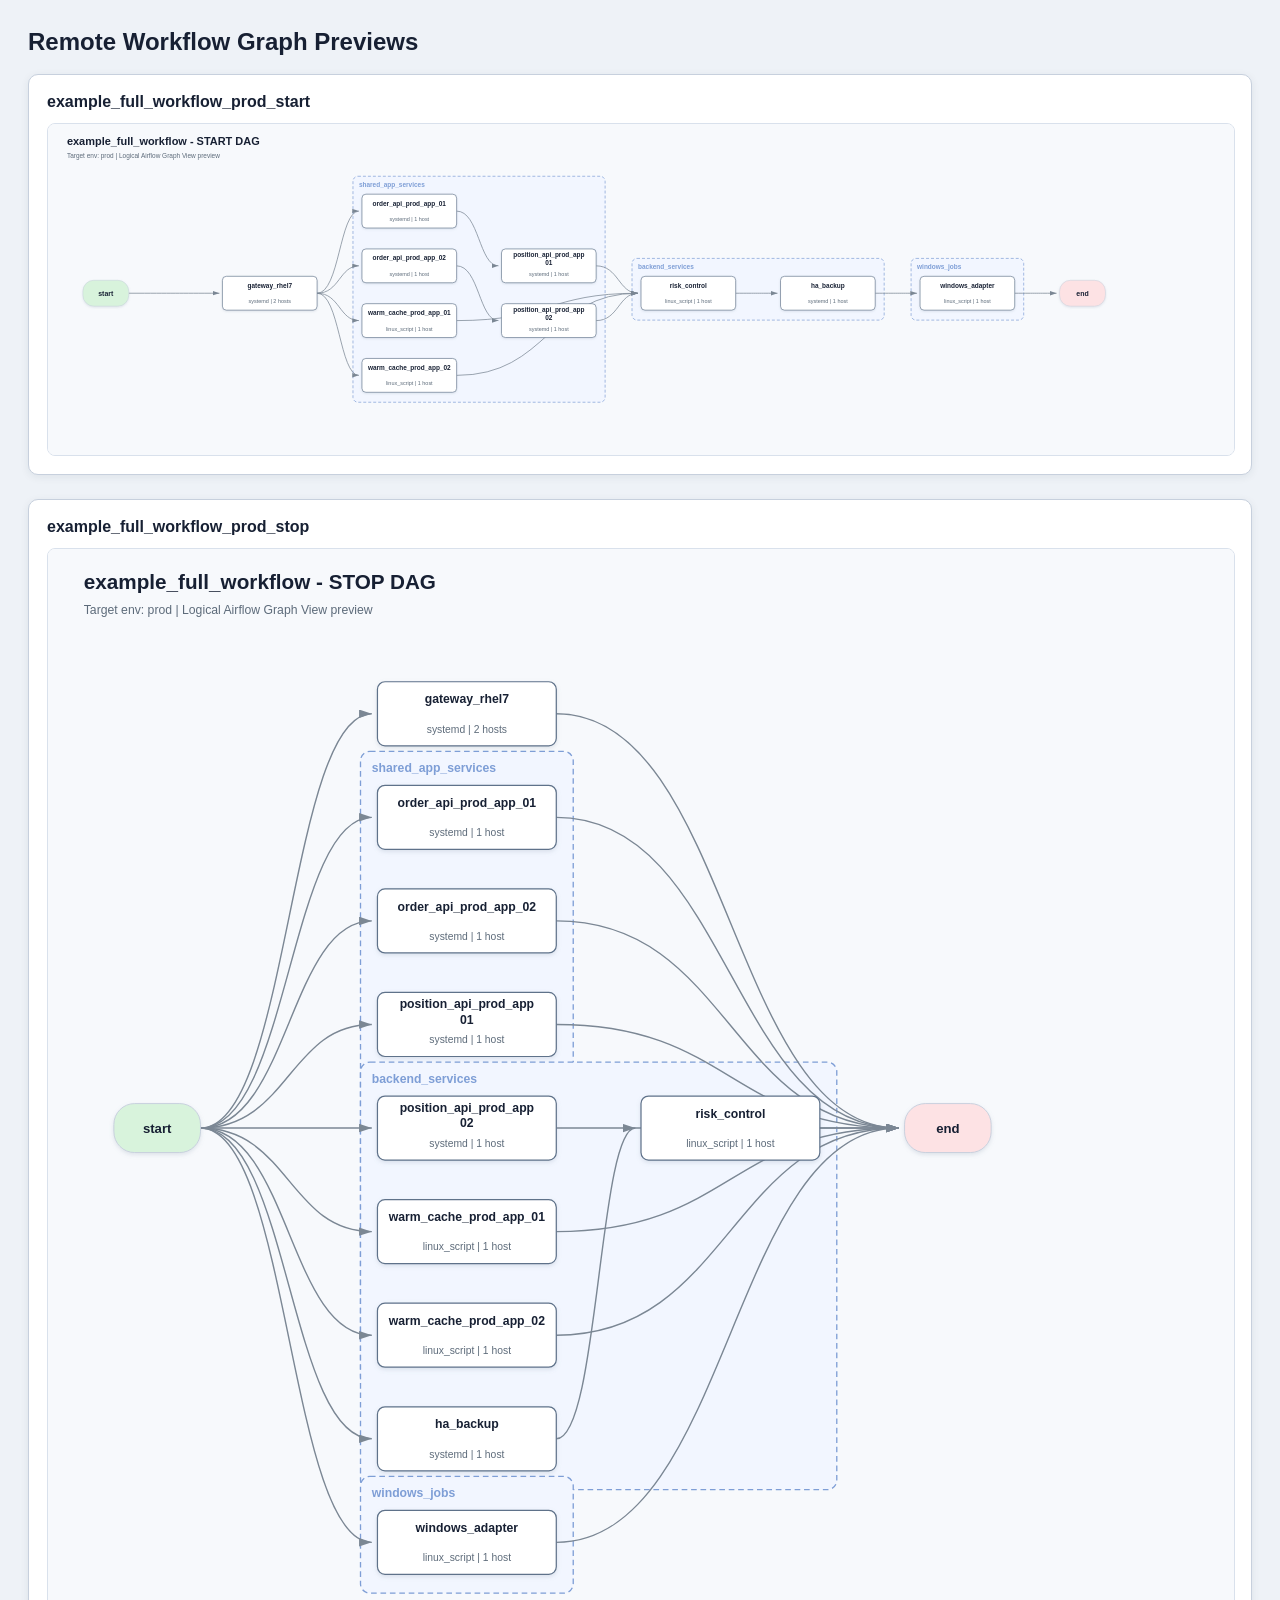
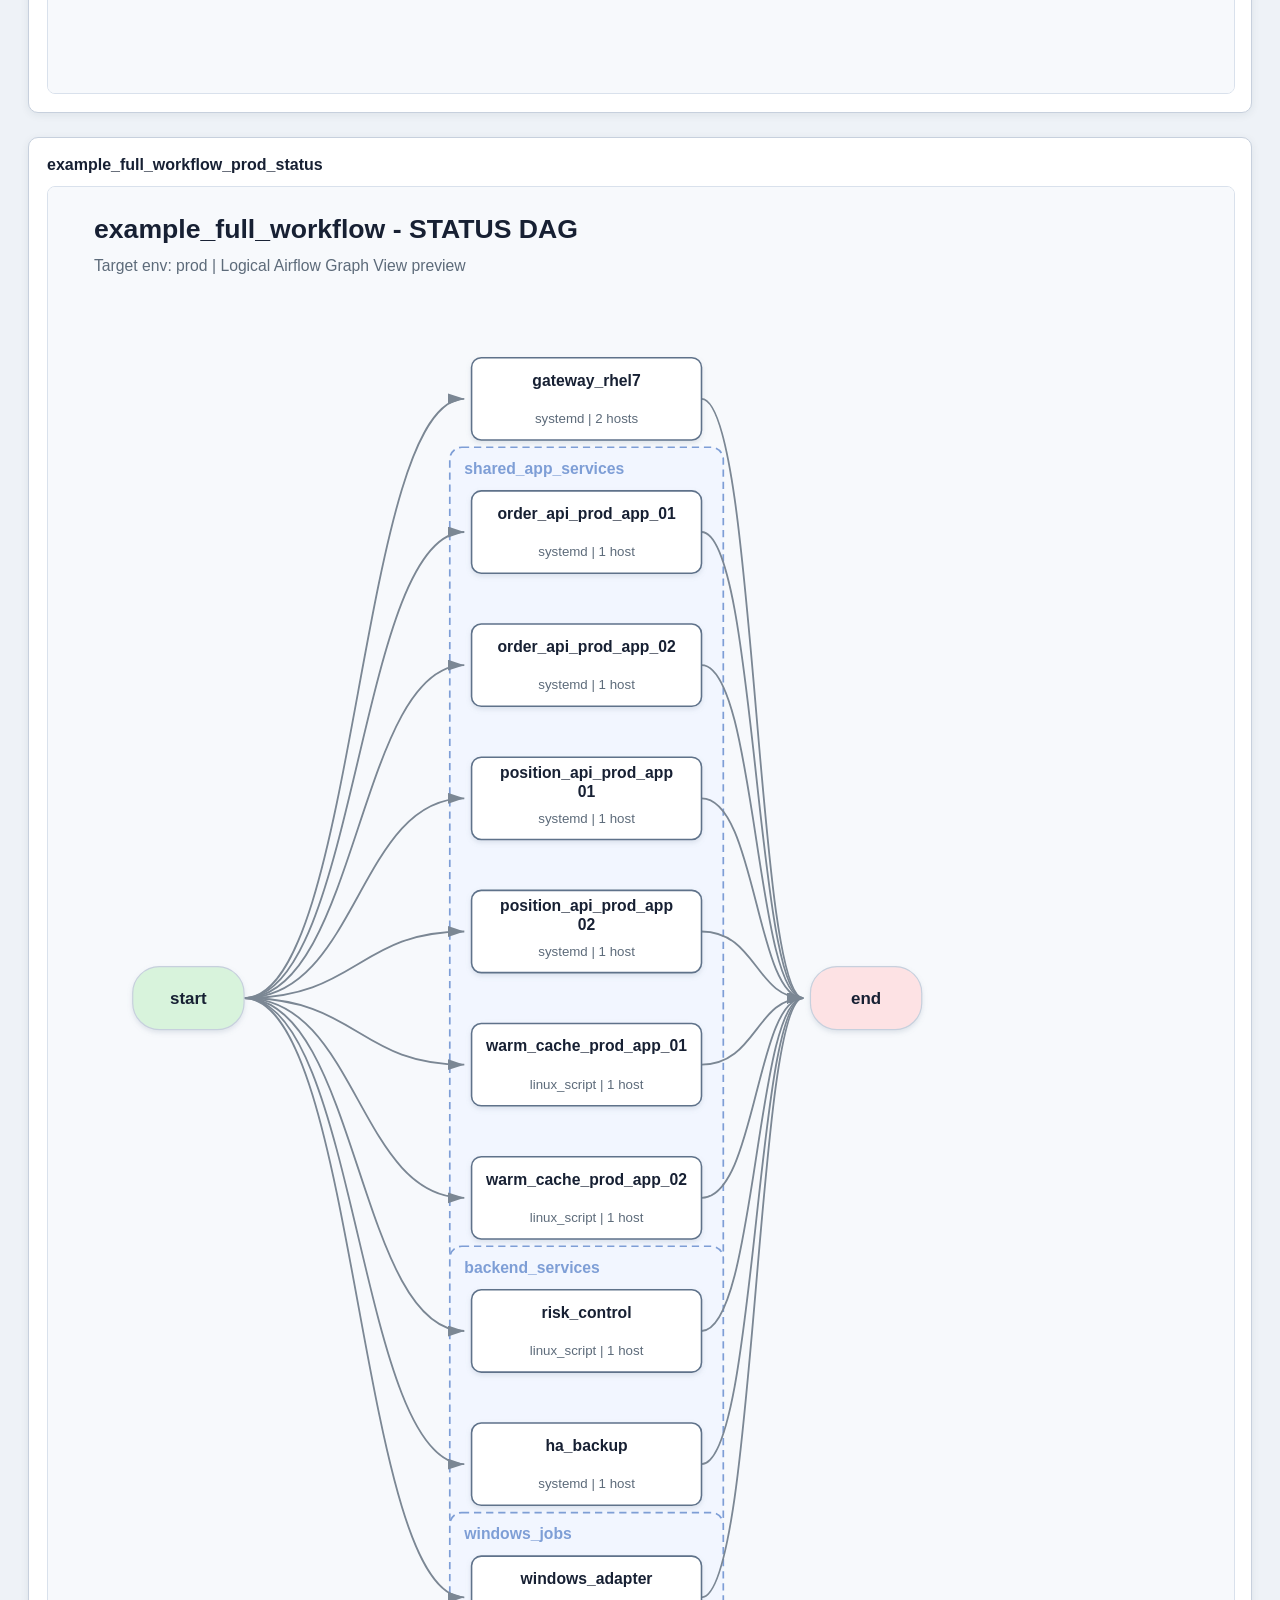
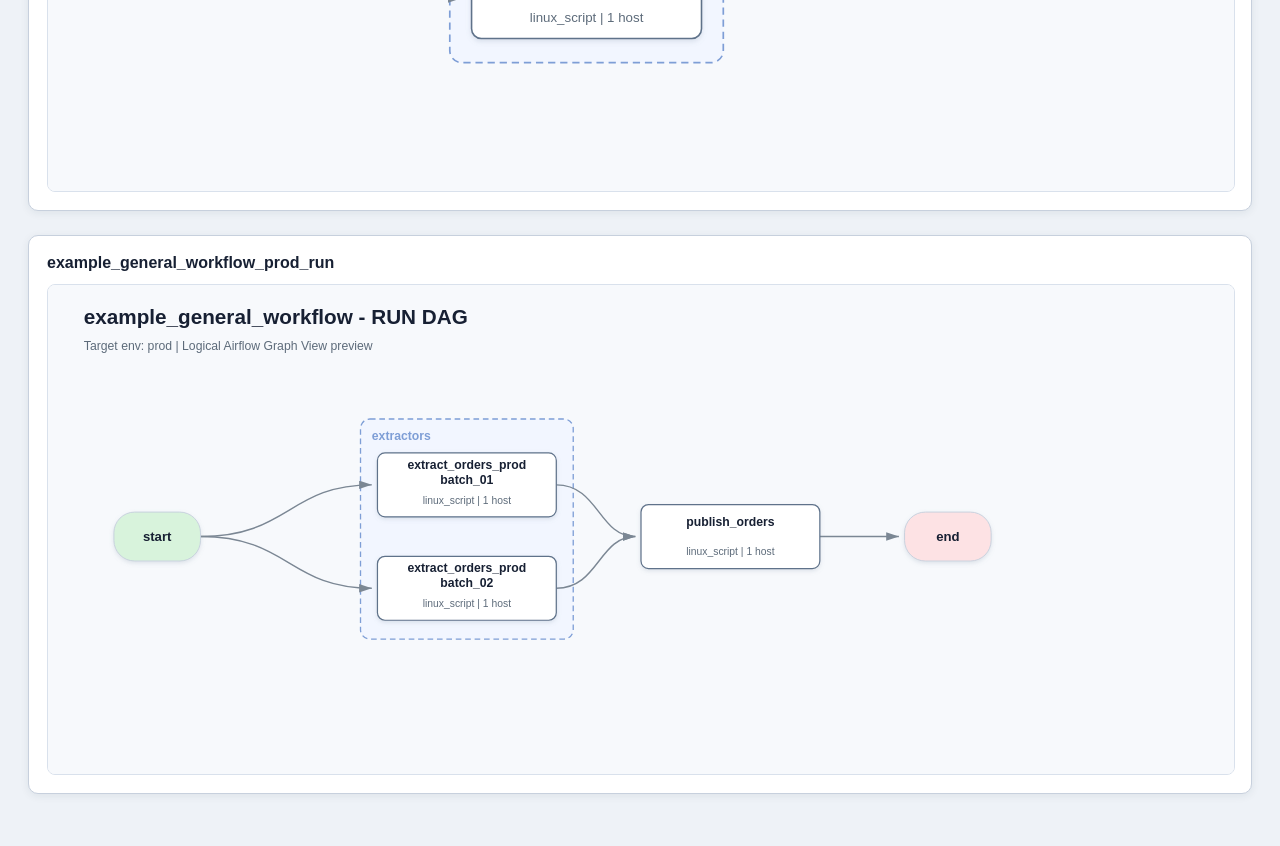
<file: dags/remote_workflows/graph_previews/index.html>
<!doctype html>
<html lang="en">
<head>
<meta charset="utf-8" />
<title>Remote Workflow Graph Previews</title>
<style>
body { margin: 0; padding: 28px; font-family: Arial, sans-serif; background: #eef2f7; color: #172033; }
h1 { margin: 0 0 18px; font-size: 24px; }
section { background: #fff; border: 1px solid #c7d0dd; border-radius: 10px; padding: 18px; margin: 0 0 24px; box-shadow: 0 2px 8px rgba(30,45,70,.08); }
h2 { margin: 0 0 12px; font-size: 16px; }
img { display: block; width: 100%; height: auto; border: 1px solid #d9e1ec; border-radius: 8px; }
</style>
</head>
<body>
<h1>Remote Workflow Graph Previews</h1>
<section><h2>example_full_workflow_prod_start</h2><img src="example_full_workflow_prod_start.svg" alt="example_full_workflow_prod_start" /></section>
<section><h2>example_full_workflow_prod_stop</h2><img src="example_full_workflow_prod_stop.svg" alt="example_full_workflow_prod_stop" /></section>
<section><h2>example_full_workflow_prod_status</h2><img src="example_full_workflow_prod_status.svg" alt="example_full_workflow_prod_status" /></section>
<section><h2>example_general_workflow_prod_run</h2><img src="example_general_workflow_prod_run.svg" alt="example_general_workflow_prod_run" /></section>
</body>
</html>
</file>
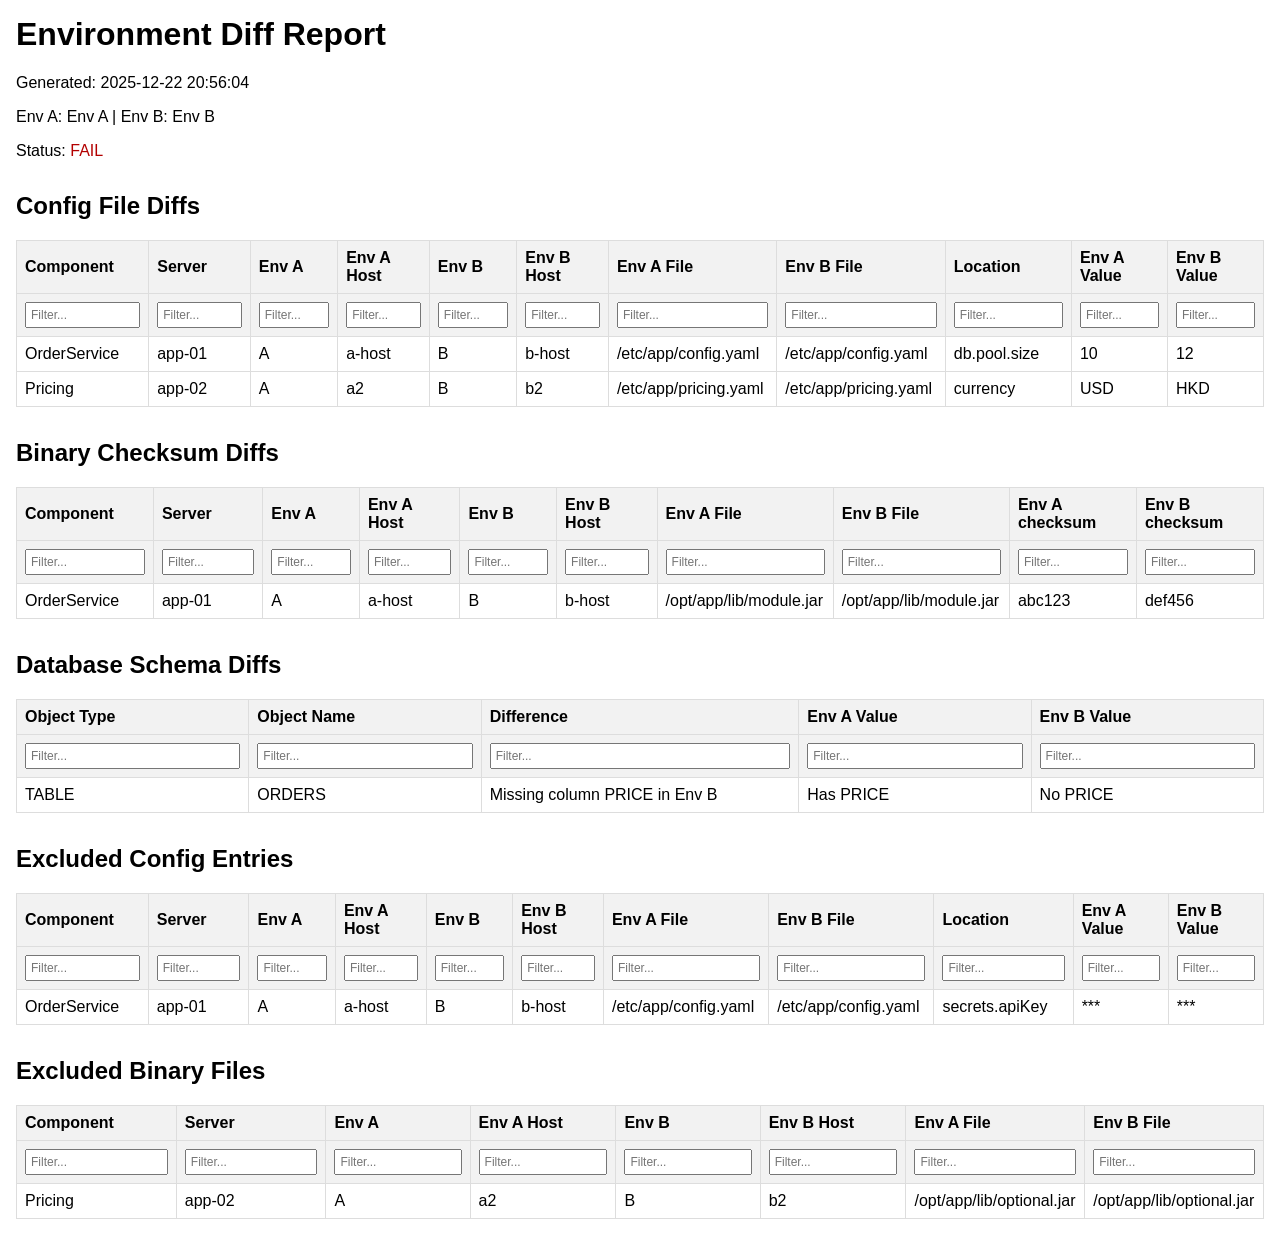
<file: reports/html/diff-report.html>
<html><head><meta charset="utf-8"><title>Diff Report</title><style>body{font-family:Arial,Helvetica,sans-serif;margin:16px;}table{border-collapse:collapse;width:100%;margin-bottom:24px;}th,td{border:1px solid #ddd;padding:8px;}th{background:#f2f2f2;text-align:left;}h2{margin-top:32px;} .pass{color:green;} .fail{color:#b30000;} th input{width:100%;box-sizing:border-box;padding:4px;font-size:12px;}</style><script>
function setupFilters(id){var t=document.getElementById(id);if(!t)return;var inputs=t.querySelectorAll('thead tr.filters input');inputs.forEach(function(input){input.addEventListener('input',function(){applyFilter(t);});});}function applyFilter(t){var inputs=t.querySelectorAll('thead tr.filters input');var filters=Array.from(inputs).map(function(i){return i.value.toLowerCase();});var rows=t.querySelectorAll('tbody tr');rows.forEach(function(r){var cells=r.querySelectorAll('td');var show=true;for(var i=0;i<filters.length;i++){var f=filters[i];if(f&&cells[i]){var text=cells[i].textContent.toLowerCase();if(text.indexOf(f)===-1){show=false;break;}}}r.style.display=show?'':'none';});}document.addEventListener('DOMContentLoaded',function(){['configTable','binaryTable','dbTable','excludedConfigTable','excludedBinaryTable'].forEach(setupFilters);});
</script></head><body><h1>Environment Diff Report</h1><p>Generated: 2025-12-22 20:56:04</p><p>Env A: Env A | Env B: Env B</p><p>Status: <span class="fail">FAIL</span></p><h2>Config File Diffs</h2><table id="configTable"><thead><tr><th>Component</th><th>Server</th><th>Env A</th><th>Env A Host</th><th>Env B</th><th>Env B Host</th><th>Env A File</th><th>Env B File</th><th>Location</th><th>Env A Value</th><th>Env B Value</th></tr><tr class="filters"><th><input type="text" placeholder="Filter..." /></th><th><input type="text" placeholder="Filter..." /></th><th><input type="text" placeholder="Filter..." /></th><th><input type="text" placeholder="Filter..." /></th><th><input type="text" placeholder="Filter..." /></th><th><input type="text" placeholder="Filter..." /></th><th><input type="text" placeholder="Filter..." /></th><th><input type="text" placeholder="Filter..." /></th><th><input type="text" placeholder="Filter..." /></th><th><input type="text" placeholder="Filter..." /></th><th><input type="text" placeholder="Filter..." /></th></tr></thead><tbody>
<tr><td>OrderService</td><td>app-01</td><td>A</td><td>a-host</td><td>B</td><td>b-host</td><td>/etc/app/config.yaml</td><td>/etc/app/config.yaml</td><td>db.pool.size</td><td>10</td><td>12</td></tr>
<tr><td>Pricing</td><td>app-02</td><td>A</td><td>a2</td><td>B</td><td>b2</td><td>/etc/app/pricing.yaml</td><td>/etc/app/pricing.yaml</td><td>currency</td><td>USD</td><td>HKD</td></tr>
</tbody></table><h2>Binary Checksum Diffs</h2><table id="binaryTable"><thead><tr><th>Component</th><th>Server</th><th>Env A</th><th>Env A Host</th><th>Env B</th><th>Env B Host</th><th>Env A File</th><th>Env B File</th><th>Env A checksum</th><th>Env B checksum</th></tr><tr class="filters"><th><input type="text" placeholder="Filter..." /></th><th><input type="text" placeholder="Filter..." /></th><th><input type="text" placeholder="Filter..." /></th><th><input type="text" placeholder="Filter..." /></th><th><input type="text" placeholder="Filter..." /></th><th><input type="text" placeholder="Filter..." /></th><th><input type="text" placeholder="Filter..." /></th><th><input type="text" placeholder="Filter..." /></th><th><input type="text" placeholder="Filter..." /></th><th><input type="text" placeholder="Filter..." /></th></tr></thead><tbody>
<tr><td>OrderService</td><td>app-01</td><td>A</td><td>a-host</td><td>B</td><td>b-host</td><td>/opt/app/lib/module.jar</td><td>/opt/app/lib/module.jar</td><td>abc123</td><td>def456</td></tr>
</tbody></table><h2>Database Schema Diffs</h2><table id="dbTable"><thead><tr><th>Object Type</th><th>Object Name</th><th>Difference</th><th>Env A Value</th><th>Env B Value</th></tr><tr class="filters"><th><input type="text" placeholder="Filter..." /></th><th><input type="text" placeholder="Filter..." /></th><th><input type="text" placeholder="Filter..." /></th><th><input type="text" placeholder="Filter..." /></th><th><input type="text" placeholder="Filter..." /></th></tr></thead><tbody>
<tr><td>TABLE</td><td>ORDERS</td><td>Missing column PRICE in Env B</td><td>Has PRICE</td><td>No PRICE</td></tr>
</tbody></table><h2>Excluded Config Entries</h2><table id="excludedConfigTable"><thead><tr><th>Component</th><th>Server</th><th>Env A</th><th>Env A Host</th><th>Env B</th><th>Env B Host</th><th>Env A File</th><th>Env B File</th><th>Location</th><th>Env A Value</th><th>Env B Value</th></tr><tr class="filters"><th><input type="text" placeholder="Filter..." /></th><th><input type="text" placeholder="Filter..." /></th><th><input type="text" placeholder="Filter..." /></th><th><input type="text" placeholder="Filter..." /></th><th><input type="text" placeholder="Filter..." /></th><th><input type="text" placeholder="Filter..." /></th><th><input type="text" placeholder="Filter..." /></th><th><input type="text" placeholder="Filter..." /></th><th><input type="text" placeholder="Filter..." /></th><th><input type="text" placeholder="Filter..." /></th><th><input type="text" placeholder="Filter..." /></th></tr></thead><tbody>
<tr><td>OrderService</td><td>app-01</td><td>A</td><td>a-host</td><td>B</td><td>b-host</td><td>/etc/app/config.yaml</td><td>/etc/app/config.yaml</td><td>secrets.apiKey</td><td>***</td><td>***</td></tr>
</tbody></table><h2>Excluded Binary Files</h2><table id="excludedBinaryTable"><thead><tr><th>Component</th><th>Server</th><th>Env A</th><th>Env A Host</th><th>Env B</th><th>Env B Host</th><th>Env A File</th><th>Env B File</th></tr><tr class="filters"><th><input type="text" placeholder="Filter..." /></th><th><input type="text" placeholder="Filter..." /></th><th><input type="text" placeholder="Filter..." /></th><th><input type="text" placeholder="Filter..." /></th><th><input type="text" placeholder="Filter..." /></th><th><input type="text" placeholder="Filter..." /></th><th><input type="text" placeholder="Filter..." /></th><th><input type="text" placeholder="Filter..." /></th></tr></thead><tbody>
<tr><td>Pricing</td><td>app-02</td><td>A</td><td>a2</td><td>B</td><td>b2</td><td>/opt/app/lib/optional.jar</td><td>/opt/app/lib/optional.jar</td></tr>
</tbody></table></body></html>
</file>
